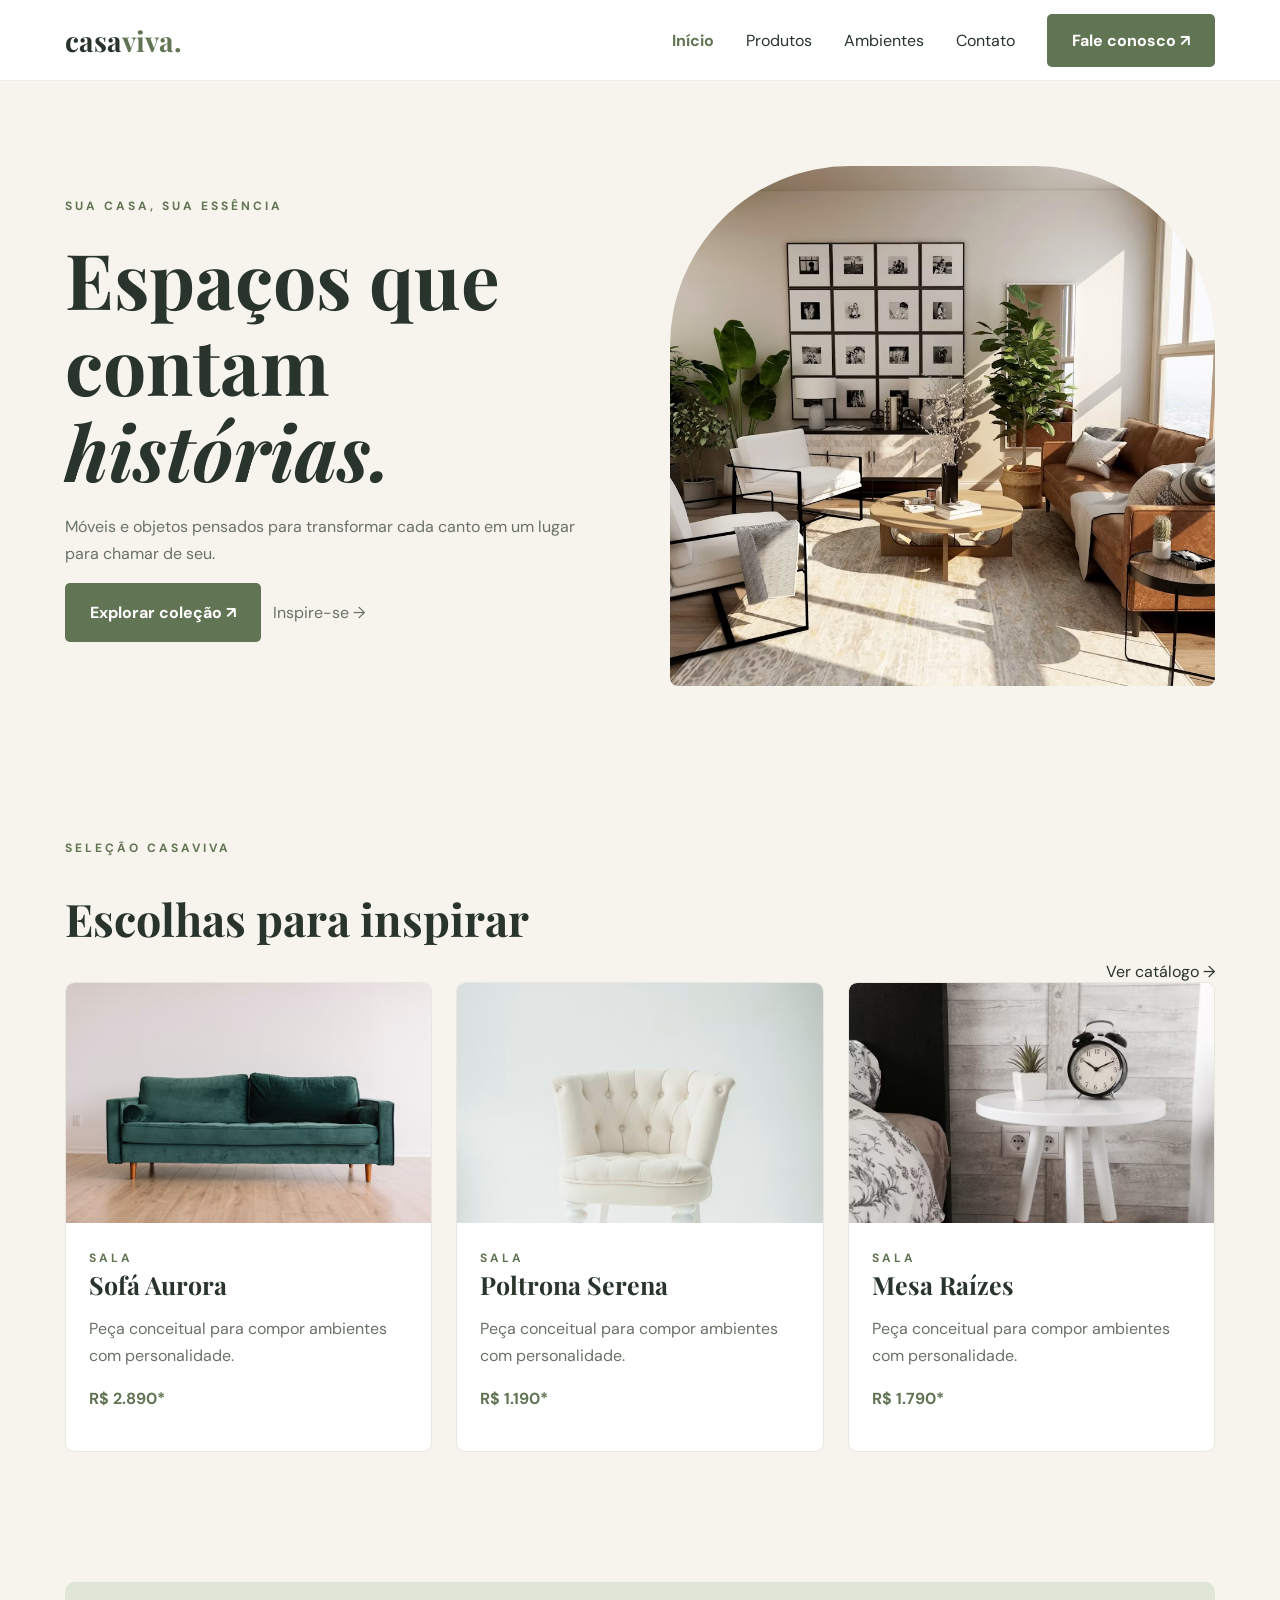
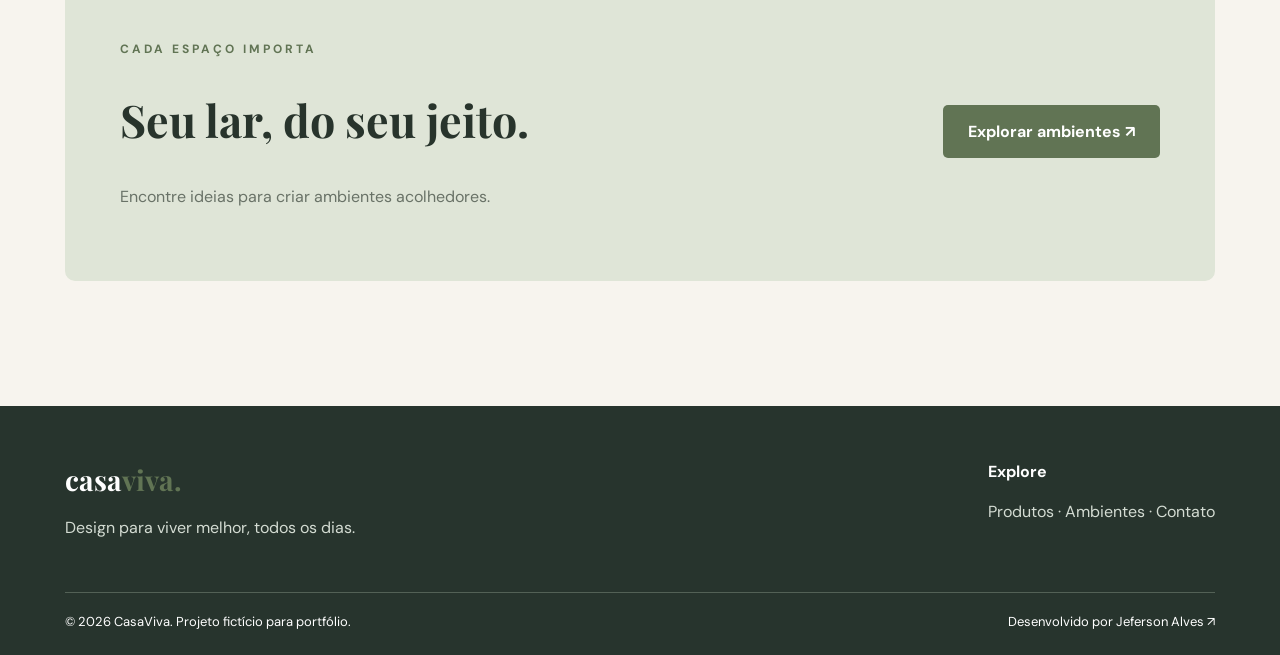
<file: index.html>
<!doctype html>
<html lang="pt-BR">
  <head>
    <meta charset="utf-8" />
    <meta content="width=device-width,initial-scale=1" name="viewport" />
    <meta
      content="CasaViva, projeto demonstrativo de móveis e decoração"
      name="description"
    />
    <title>Início | CasaViva</title>
    <link href="styles.css" rel="stylesheet" />
  </head>
  <body>
    <header class="nav">
      <div class="wrap navin">
        <a class="logo" href="index.html">casa<span>viva.</span></a
        ><button aria-expanded="false" aria-label="Abrir menu" class="menu">
          ☰
        </button>
        <nav aria-label="Navegação principal" class="links">
          <a class="active" href="index.html">Início</a
          ><a class="" href="produtos.html">Produtos</a
          ><a class="" href="ambientes.html">Ambientes</a
          ><a class="" href="contato.html">Contato</a
          ><a class="btn" href="contato.html">Fale conosco ↗</a>
        </nav>
      </div>
    </header>
    <main>
      <div class="wrap">
        <section class="hero">
          <div>
            <span class="eyebrow">Sua casa, sua essência</span>
            <h1>Espaços que contam <em>histórias.</em></h1>
            <p>
              Móveis e objetos pensados para transformar cada canto em um lugar
              para chamar de seu.
            </p>
            <p>
              <a class="btn" href="produtos.html">Explorar coleção ↗</a>  
              <a href="ambientes.html">Inspire-se →</a>
            </p>
          </div>
          <div
            aria-label="Fotografia de sala de estar contemporânea e acolhedora"
            class="heroimage"
            role="img"
          >
            <img
              alt="Sala de estar com móveis modernos e iluminação natural"
              decoding="async"
              fetchpriority="high"
              src="assets/images/photo-1600210492486-724fe5c67fb0.jpg"
            />
          </div>
        </section>
        <section class="section">
          <div class="sectionhead">
            <div>
              <span class="eyebrow">Seleção CasaViva</span>
              <h2>Escolhas para inspirar</h2>
            </div>
            <a href="produtos.html">Ver catálogo →</a>
          </div>
          <div class="grid">
            <article class="card" data-category="Sala">
              <div class="photo">
                <img
                  alt="Fotografia ilustrativa de sofá aurora"
                  decoding="async"
                  loading="lazy"
                  src="assets/images/photo-1555041469-a586c61ea9bc.jpg"
                />
              </div>
              <div class="cardbody">
                <small class="eyebrow">Sala</small>
                <h3>Sofá Aurora</h3>
                <p>Peça conceitual para compor ambientes com personalidade.</p>
                <p class="price">R$ 2.890*</p>
              </div>
            </article>
            <article class="card" data-category="Sala">
              <div class="photo">
                <img
                  alt="Fotografia ilustrativa de poltrona serena"
                  decoding="async"
                  loading="lazy"
                  src="assets/images/photo-1567538096630-e0c55bd6374c.jpg"
                />
              </div>
              <div class="cardbody">
                <small class="eyebrow">Sala</small>
                <h3>Poltrona Serena</h3>
                <p>Peça conceitual para compor ambientes com personalidade.</p>
                <p class="price">R$ 1.190*</p>
              </div>
            </article>
            <article class="card" data-category="Sala">
              <div class="photo">
                <img
                  alt="Fotografia ilustrativa de mesa raízes"
                  decoding="async"
                  loading="lazy"
                  src="assets/images/photo-1499933374294-4584851497cc.jpg"
                />
              </div>
              <div class="cardbody">
                <small class="eyebrow">Sala</small>
                <h3>Mesa Raízes</h3>
                <p>Peça conceitual para compor ambientes com personalidade.</p>
                <p class="price">R$ 1.790*</p>
              </div>
            </article>
          </div>
        </section>
        <section class="section">
          <div class="banner">
            <div>
              <span class="eyebrow">Cada espaço importa</span>
              <h2>Seu lar, do seu jeito.</h2>
              <p>Encontre ideias para criar ambientes acolhedores.</p>
            </div>
            <a class="btn" href="ambientes.html">Explorar ambientes ↗</a>
          </div>
        </section>
      </div>
    </main>
    <footer class="footer">
      <div class="wrap">
        <div class="footergrid">
          <div>
            <a class="logo" href="index.html">casa<span>viva.</span></a>
            <p>Design para viver melhor, todos os dias.</p>
          </div>
          <div>
            <strong>Explore</strong>
            <p>
              <a href="produtos.html">Produtos</a> ·
              <a href="ambientes.html">Ambientes</a> ·
              <a href="contato.html">Contato</a>
            </p>
          </div>
        </div>
        <div class="footline">
          <span>© 2026 CasaViva. Projeto fictício para portfólio.</span
          ><a
            href="https://github.com/JefersonAlvesrs"
            rel="noopener noreferrer"
            target="_blank"
            >Desenvolvido por Jeferson Alves ↗</a
          >
        </div>
      </div>
    </footer>
    <script src="script.js"></script>
  </body>
</html>
</file>
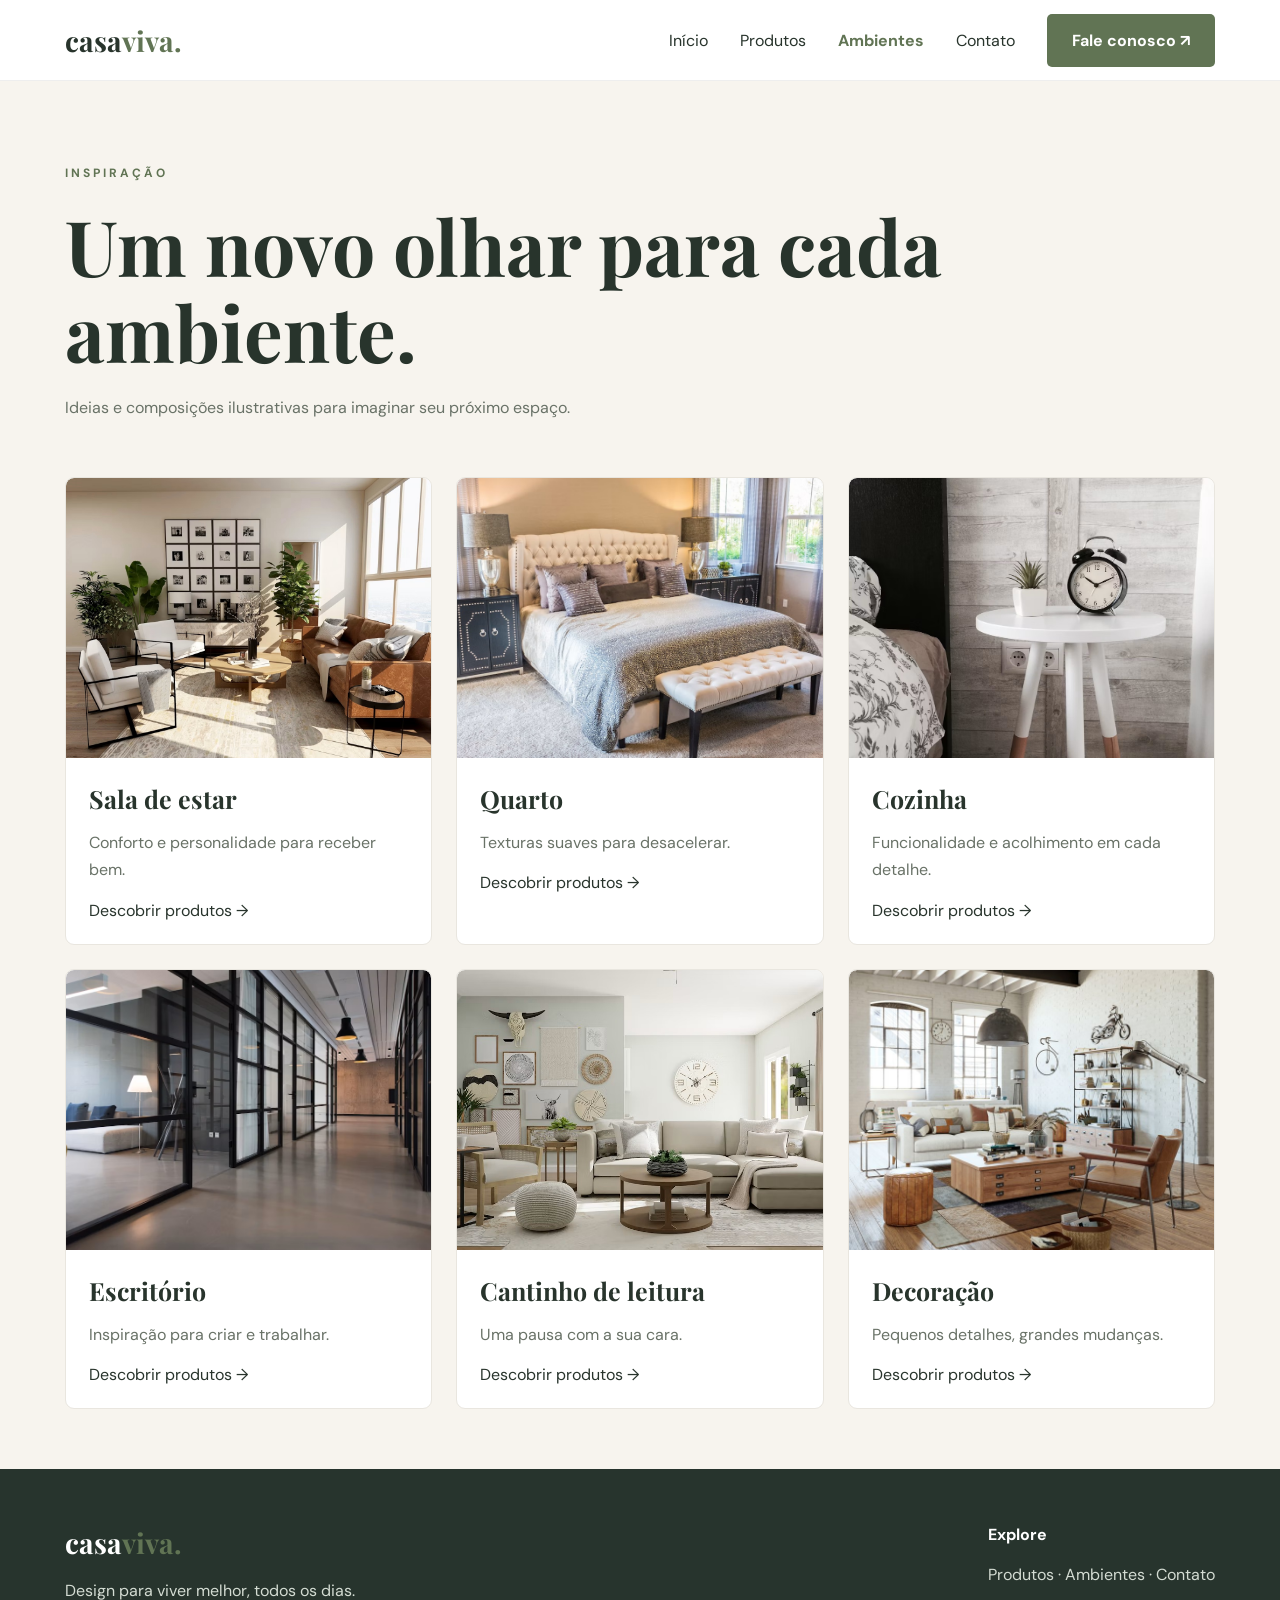
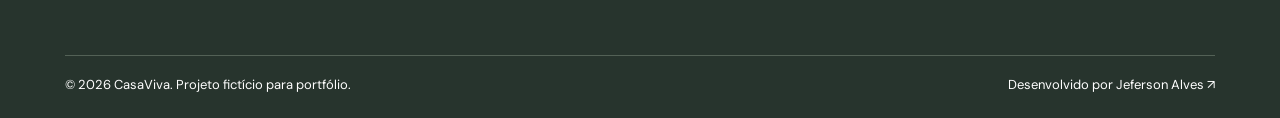
<file: ambientes.html>
<!doctype html>
<html lang="pt-BR">
  <head>
    <meta charset="utf-8" />
    <meta content="width=device-width,initial-scale=1" name="viewport" />
    <meta
      content="CasaViva, projeto demonstrativo de móveis e decoração"
      name="description"
    />
    <title>Ambientes | CasaViva</title>
    <link href="styles.css" rel="stylesheet" />
  </head>
  <body>
    <header class="nav">
      <div class="wrap navin">
        <a class="logo" href="index.html">casa<span>viva.</span></a
        ><button aria-expanded="false" aria-label="Abrir menu" class="menu">
          ☰
        </button>
        <nav aria-label="Navegação principal" class="links">
          <a class="" href="index.html">Início</a
          ><a class="" href="produtos.html">Produtos</a
          ><a class="active" href="ambientes.html">Ambientes</a
          ><a class="" href="contato.html">Contato</a
          ><a class="btn" href="contato.html">Fale conosco ↗</a>
        </nav>
      </div>
    </header>
    <main>
      <div class="wrap">
        <section class="pagehero">
          <span class="eyebrow">Inspiração</span>
          <h1>Um novo olhar para cada ambiente.</h1>
          <p>
            Ideias e composições ilustrativas para imaginar seu próximo espaço.
          </p>
        </section>
        <div class="grid">
          <article class="card">
            <div class="photo room">
              <img
                alt="Fotografia ilustrativa de sala de estar"
                decoding="async"
                loading="lazy"
                src="assets/images/photo-1600210492486-724fe5c67fb0.jpg"
              />
            </div>
            <div class="cardbody">
              <h3>Sala de estar</h3>
              <p>Conforto e personalidade para receber bem.</p>
              <a href="produtos.html">Descobrir produtos →</a>
            </div>
          </article>
          <article class="card">
            <div class="photo room">
              <img
                alt="Fotografia ilustrativa de quarto"
                decoding="async"
                loading="lazy"
                src="assets/images/photo-1505693416388-ac5ce068fe85.jpg"
              />
            </div>
            <div class="cardbody">
              <h3>Quarto</h3>
              <p>Texturas suaves para desacelerar.</p>
              <a href="produtos.html">Descobrir produtos →</a>
            </div>
          </article>
          <article class="card">
            <div class="photo room">
              <img
                alt="Fotografia ilustrativa de cozinha"
                decoding="async"
                loading="lazy"
                src="assets/images/photo-1499933374294-4584851497cc.jpg"
              />
            </div>
            <div class="cardbody">
              <h3>Cozinha</h3>
              <p>Funcionalidade e acolhimento em cada detalhe.</p>
              <a href="produtos.html">Descobrir produtos →</a>
            </div>
          </article>
          <article class="card">
            <div class="photo room">
              <img
                alt="Fotografia ilustrativa de escritório"
                decoding="async"
                loading="lazy"
                src="assets/images/photo-1497366754035-f200968a6e72.jpg"
              />
            </div>
            <div class="cardbody">
              <h3>Escritório</h3>
              <p>Inspiração para criar e trabalhar.</p>
              <a href="produtos.html">Descobrir produtos →</a>
            </div>
          </article>
          <article class="card">
            <div class="photo room">
              <img
                alt="Fotografia ilustrativa de cantinho de leitura"
                decoding="async"
                loading="lazy"
                src="assets/images/photo-1616486338812-3dadae4b4ace.jpg"
              />
            </div>
            <div class="cardbody">
              <h3>Cantinho de leitura</h3>
              <p>Uma pausa com a sua cara.</p>
              <a href="produtos.html">Descobrir produtos →</a>
            </div>
          </article>
          <article class="card">
            <div class="photo room">
              <img
                alt="Sala com decoração rústica, madeira e elementos naturais"
                decoding="async"
                loading="lazy"
                src="assets/images/decoracao-casa-de-campo.jpg"
              />
            </div>
            <div class="cardbody">
              <h3>Decoração</h3>
              <p>Pequenos detalhes, grandes mudanças.</p>
              <a href="produtos.html">Descobrir produtos →</a>
            </div>
          </article>
        </div>
      </div>
    </main>
    <footer class="footer">
      <div class="wrap">
        <div class="footergrid">
          <div>
            <a class="logo" href="index.html">casa<span>viva.</span></a>
            <p>Design para viver melhor, todos os dias.</p>
          </div>
          <div>
            <strong>Explore</strong>
            <p>
              <a href="produtos.html">Produtos</a> ·
              <a href="ambientes.html">Ambientes</a> ·
              <a href="contato.html">Contato</a>
            </p>
          </div>
        </div>
        <div class="footline">
          <span>© 2026 CasaViva. Projeto fictício para portfólio.</span
          ><a
            href="https://github.com/JefersonAlvesrs"
            rel="noopener noreferrer"
            target="_blank"
            >Desenvolvido por Jeferson Alves ↗</a
          >
        </div>
      </div>
    </footer>
    <script src="script.js"></script>
  </body>
</html>
</file>
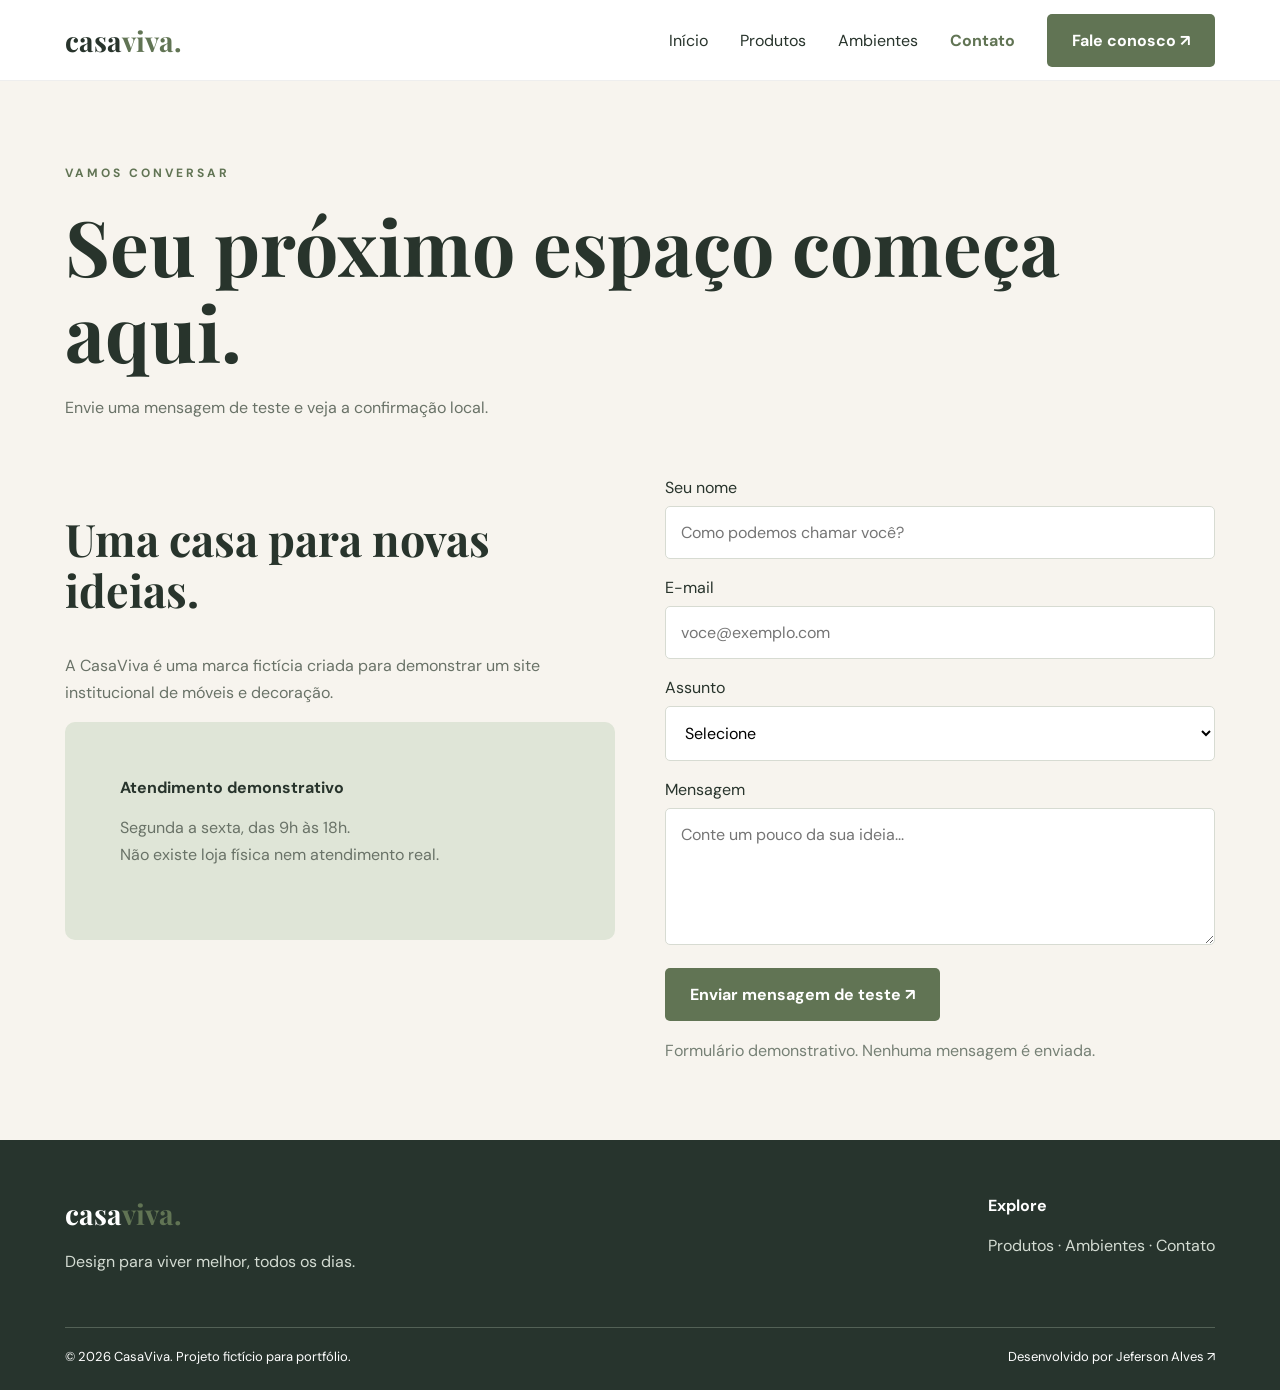
<file: contato.html>
<!doctype html>
<html lang="pt-BR">
  <head>
    <meta charset="utf-8" />
    <meta content="width=device-width,initial-scale=1" name="viewport" />
    <meta
      content="CasaViva, projeto demonstrativo de móveis e decoração"
      name="description"
    />
    <title>Contato | CasaViva</title>
    <link href="styles.css" rel="stylesheet" />
  </head>
  <body>
    <header class="nav">
      <div class="wrap navin">
        <a class="logo" href="index.html">casa<span>viva.</span></a
        ><button aria-expanded="false" aria-label="Abrir menu" class="menu">
          ☰
        </button>
        <nav aria-label="Navegação principal" class="links">
          <a class="" href="index.html">Início</a
          ><a class="" href="produtos.html">Produtos</a
          ><a class="" href="ambientes.html">Ambientes</a
          ><a class="active" href="contato.html">Contato</a
          ><a class="btn" href="contato.html">Fale conosco ↗</a>
        </nav>
      </div>
    </header>
    <main>
      <div class="wrap">
        <section class="pagehero">
          <span class="eyebrow">Vamos conversar</span>
          <h1>Seu próximo espaço começa aqui.</h1>
          <p>Envie uma mensagem de teste e veja a confirmação local.</p>
        </section>
        <section class="contact">
          <div>
            <h2>Uma casa para novas ideias.</h2>
            <p>
              A CasaViva é uma marca fictícia criada para demonstrar um site
              institucional de móveis e decoração.
            </p>
            <div class="banner">
              <div>
                <strong>Atendimento demonstrativo</strong>
                <p>
                  Segunda a sexta, das 9h às 18h.<br />Não existe loja física
                  nem atendimento real.
                </p>
              </div>
            </div>
          </div>
          <form id="contactForm">
            <label for="name">Seu nome</label
            ><input
              class="field"
              id="name"
              minlength="2"
              placeholder="Como podemos chamar você?"
              required=""
            /><label for="email">E-mail</label
            ><input
              class="field"
              id="email"
              placeholder="voce@exemplo.com"
              required=""
              type="email"
            /><label for="subject">Assunto</label
            ><select class="field" id="subject" required="">
              <option value="">Selecione</option>
              <option>Produtos</option>
              <option>Decoração</option>
              <option>Outros</option></select
            ><label for="message">Mensagem</label
            ><textarea
              class="field"
              id="message"
              minlength="10"
              placeholder="Conte um pouco da sua ideia..."
              required=""
              rows="5"
            ></textarea
            ><button class="btn" type="submit">
              Enviar mensagem de teste ↗
            </button>
            <p class="notice" id="feedback" role="status"></p>
            <p class="muted">
              Formulário demonstrativo. Nenhuma mensagem é enviada.
            </p>
          </form>
        </section>
      </div>
    </main>
    <footer class="footer">
      <div class="wrap">
        <div class="footergrid">
          <div>
            <a class="logo" href="index.html">casa<span>viva.</span></a>
            <p>Design para viver melhor, todos os dias.</p>
          </div>
          <div>
            <strong>Explore</strong>
            <p>
              <a href="produtos.html">Produtos</a> ·
              <a href="ambientes.html">Ambientes</a> ·
              <a href="contato.html">Contato</a>
            </p>
          </div>
        </div>
        <div class="footline">
          <span>© 2026 CasaViva. Projeto fictício para portfólio.</span
          ><a
            href="https://github.com/JefersonAlvesrs"
            rel="noopener noreferrer"
            target="_blank"
            >Desenvolvido por Jeferson Alves ↗</a
          >
        </div>
      </div>
    </footer>
    <script src="script.js"></script>
  </body>
</html>
</file>
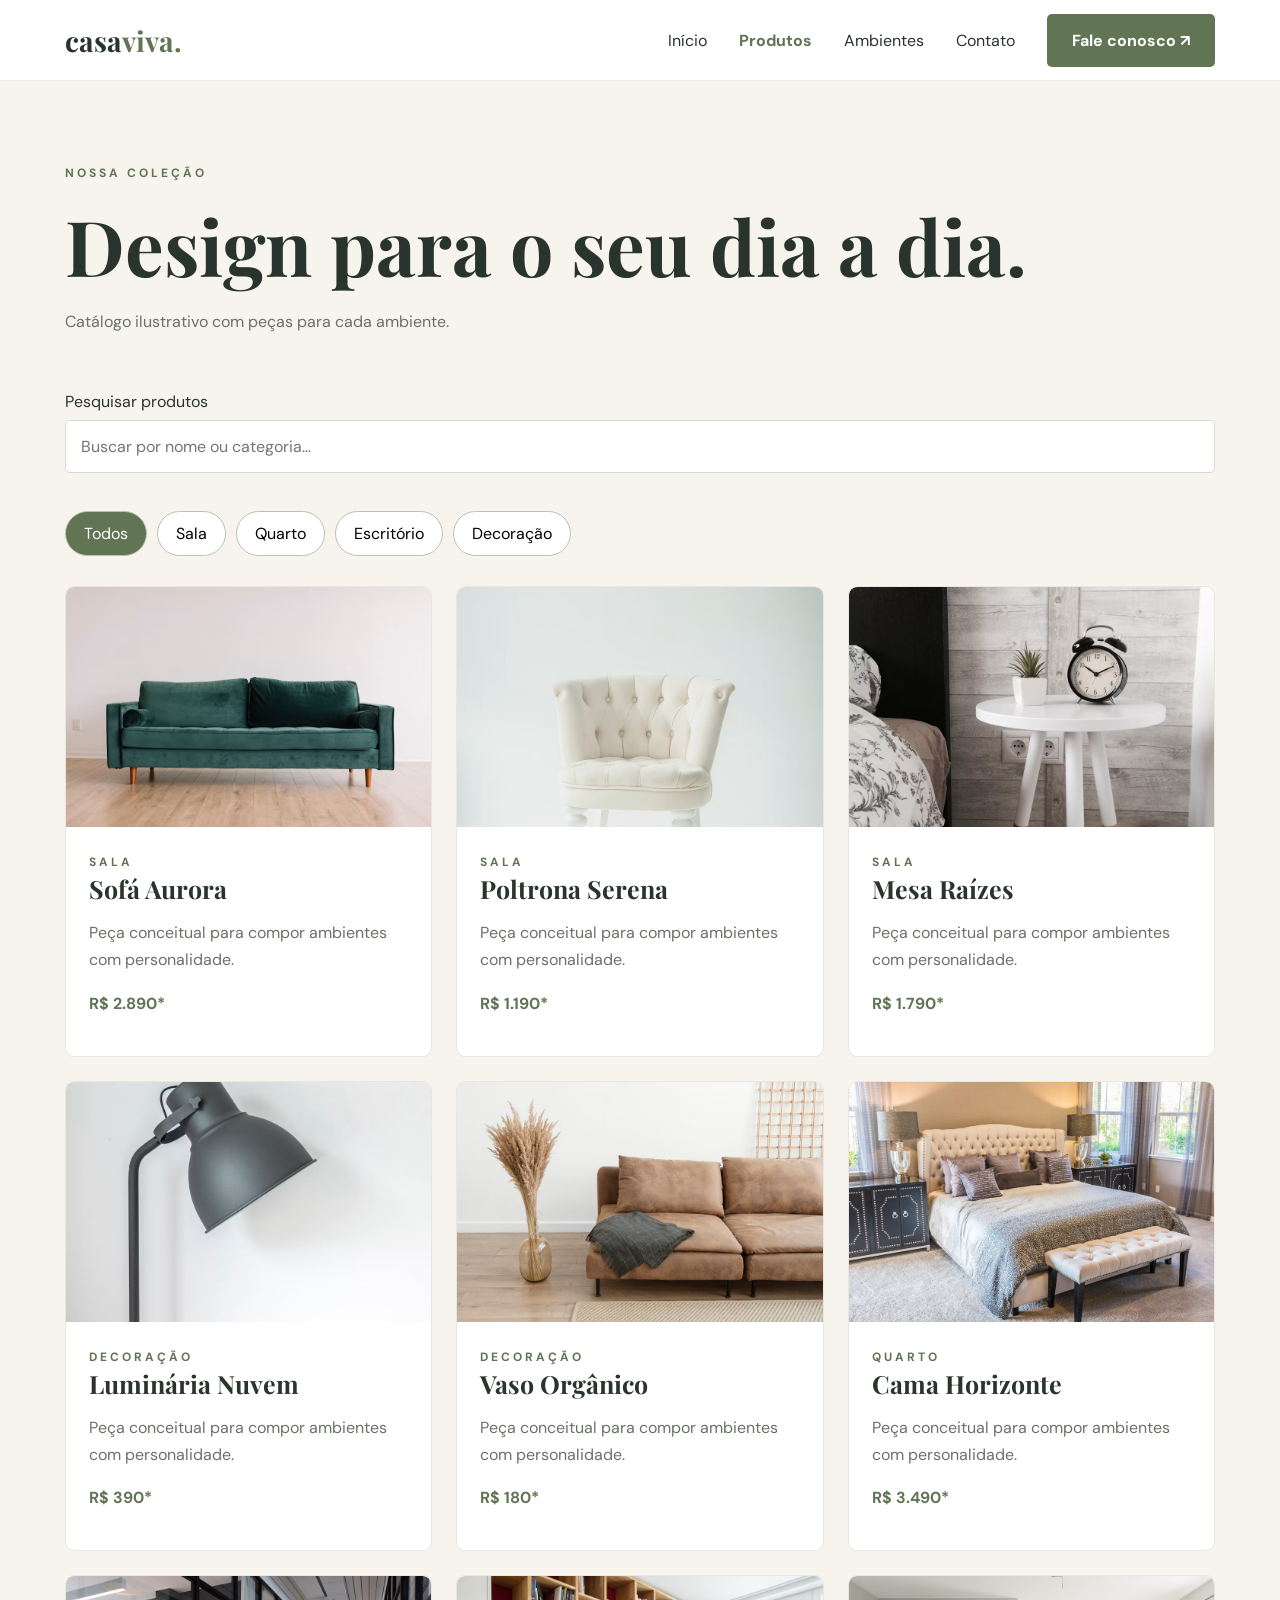
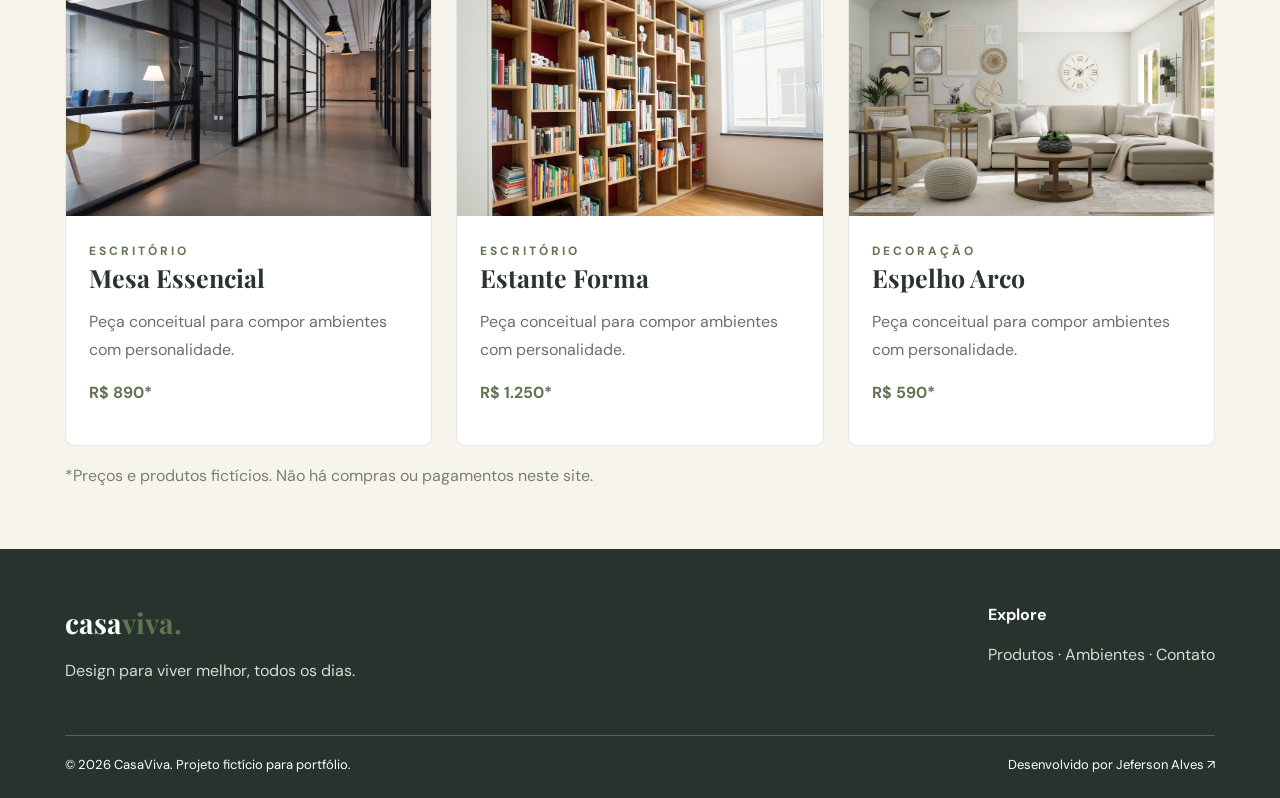
<file: produtos.html>
<!doctype html>
<html lang="pt-BR">
  <head>
    <meta charset="utf-8" />
    <meta content="width=device-width,initial-scale=1" name="viewport" />
    <meta
      content="CasaViva, projeto demonstrativo de móveis e decoração"
      name="description"
    />
    <title>Produtos | CasaViva</title>
    <link href="styles.css" rel="stylesheet" />
  </head>
  <body>
    <header class="nav">
      <div class="wrap navin">
        <a class="logo" href="index.html">casa<span>viva.</span></a
        ><button aria-expanded="false" aria-label="Abrir menu" class="menu">
          ☰
        </button>
        <nav aria-label="Navegação principal" class="links">
          <a class="" href="index.html">Início</a
          ><a class="active" href="produtos.html">Produtos</a
          ><a class="" href="ambientes.html">Ambientes</a
          ><a class="" href="contato.html">Contato</a
          ><a class="btn" href="contato.html">Fale conosco ↗</a>
        </nav>
      </div>
    </header>
    <main>
      <div class="wrap">
        <section class="pagehero">
          <span class="eyebrow">Nossa coleção</span>
          <h1>Design para o seu dia a dia.</h1>
          <p>Catálogo ilustrativo com peças para cada ambiente.</p>
        </section>
        <label for="search">Pesquisar produtos</label
        ><input
          class="field"
          id="search"
          placeholder="Buscar por nome ou categoria..."
        />
        <div aria-label="Filtros de produtos" class="filters">
          <button class="filter selected" data-filter="todos">Todos</button
          ><button class="filter" data-filter="Sala">Sala</button
          ><button class="filter" data-filter="Quarto">Quarto</button
          ><button class="filter" data-filter="Escritório">Escritório</button
          ><button class="filter" data-filter="Decoração">Decoração</button>
        </div>
        <div class="grid">
          <article class="card" data-category="Sala">
            <div class="photo">
              <img
                alt="Fotografia ilustrativa de sofá aurora"
                decoding="async"
                loading="lazy"
                src="assets/images/photo-1555041469-a586c61ea9bc.jpg"
              />
            </div>
            <div class="cardbody">
              <small class="eyebrow">Sala</small>
              <h3>Sofá Aurora</h3>
              <p>Peça conceitual para compor ambientes com personalidade.</p>
              <p class="price">R$ 2.890*</p>
            </div>
          </article>
          <article class="card" data-category="Sala">
            <div class="photo">
              <img
                alt="Fotografia ilustrativa de poltrona serena"
                decoding="async"
                loading="lazy"
                src="assets/images/photo-1567538096630-e0c55bd6374c.jpg"
              />
            </div>
            <div class="cardbody">
              <small class="eyebrow">Sala</small>
              <h3>Poltrona Serena</h3>
              <p>Peça conceitual para compor ambientes com personalidade.</p>
              <p class="price">R$ 1.190*</p>
            </div>
          </article>
          <article class="card" data-category="Sala">
            <div class="photo">
              <img
                alt="Fotografia ilustrativa de mesa raízes"
                decoding="async"
                loading="lazy"
                src="assets/images/photo-1499933374294-4584851497cc.jpg"
              />
            </div>
            <div class="cardbody">
              <small class="eyebrow">Sala</small>
              <h3>Mesa Raízes</h3>
              <p>Peça conceitual para compor ambientes com personalidade.</p>
              <p class="price">R$ 1.790*</p>
            </div>
          </article>
          <article class="card" data-category="Decoração">
            <div class="photo">
              <img
                alt="Fotografia ilustrativa de luminária nuvem"
                decoding="async"
                loading="lazy"
                src="assets/images/photo-1507473885765-e6ed057f782c.jpg"
              />
            </div>
            <div class="cardbody">
              <small class="eyebrow">Decoração</small>
              <h3>Luminária Nuvem</h3>
              <p>Peça conceitual para compor ambientes com personalidade.</p>
              <p class="price">R$ 390*</p>
            </div>
          </article>
          <article class="card" data-category="Decoração">
            <div class="photo">
              <img
                alt="Fotografia ilustrativa de vaso orgânico"
                decoding="async"
                loading="lazy"
                src="assets/images/photo-1578500494198-246f612d3b3d.jpg"
              />
            </div>
            <div class="cardbody">
              <small class="eyebrow">Decoração</small>
              <h3>Vaso Orgânico</h3>
              <p>Peça conceitual para compor ambientes com personalidade.</p>
              <p class="price">R$ 180*</p>
            </div>
          </article>
          <article class="card" data-category="Quarto">
            <div class="photo">
              <img
                alt="Fotografia ilustrativa de cama horizonte"
                decoding="async"
                loading="lazy"
                src="assets/images/photo-1505693416388-ac5ce068fe85.jpg"
              />
            </div>
            <div class="cardbody">
              <small class="eyebrow">Quarto</small>
              <h3>Cama Horizonte</h3>
              <p>Peça conceitual para compor ambientes com personalidade.</p>
              <p class="price">R$ 3.490*</p>
            </div>
          </article>
          <article class="card" data-category="Escritório">
            <div class="photo">
              <img
                alt="Fotografia ilustrativa de mesa essencial"
                decoding="async"
                loading="lazy"
                src="assets/images/photo-1497366754035-f200968a6e72.jpg"
              />
            </div>
            <div class="cardbody">
              <small class="eyebrow">Escritório</small>
              <h3>Mesa Essencial</h3>
              <p>Peça conceitual para compor ambientes com personalidade.</p>
              <p class="price">R$ 890*</p>
            </div>
          </article>
          <article class="card" data-category="Escritório">
            <div class="photo">
              <img
                alt="Fotografia ilustrativa de estante forma"
                decoding="async"
                loading="lazy"
                src="assets/images/photo-1594620302200-9a762244a156.jpg"
              />
            </div>
            <div class="cardbody">
              <small class="eyebrow">Escritório</small>
              <h3>Estante Forma</h3>
              <p>Peça conceitual para compor ambientes com personalidade.</p>
              <p class="price">R$ 1.250*</p>
            </div>
          </article>
          <article class="card" data-category="Decoração">
            <div class="photo">
              <img
                alt="Fotografia ilustrativa de espelho arco"
                decoding="async"
                loading="lazy"
                src="assets/images/photo-1616486338812-3dadae4b4ace.jpg"
              />
            </div>
            <div class="cardbody">
              <small class="eyebrow">Decoração</small>
              <h3>Espelho Arco</h3>
              <p>Peça conceitual para compor ambientes com personalidade.</p>
              <p class="price">R$ 590*</p>
            </div>
          </article>
        </div>
        <p class="muted">
          *Preços e produtos fictícios. Não há compras ou pagamentos neste site.
        </p>
      </div>
    </main>
    <footer class="footer">
      <div class="wrap">
        <div class="footergrid">
          <div>
            <a class="logo" href="index.html">casa<span>viva.</span></a>
            <p>Design para viver melhor, todos os dias.</p>
          </div>
          <div>
            <strong>Explore</strong>
            <p>
              <a href="produtos.html">Produtos</a> ·
              <a href="ambientes.html">Ambientes</a> ·
              <a href="contato.html">Contato</a>
            </p>
          </div>
        </div>
        <div class="footline">
          <span>© 2026 CasaViva. Projeto fictício para portfólio.</span
          ><a
            href="https://github.com/JefersonAlvesrs"
            rel="noopener noreferrer"
            target="_blank"
            >Desenvolvido por Jeferson Alves ↗</a
          >
        </div>
      </div>
    </footer>
    <script src="script.js"></script>
  </body>
</html>
</file>
<file: styles.css>
@import url("https://fonts.googleapis.com/css2?family=DM+Sans:wght@400;500;600;700&family=Playfair+Display:wght@500;600;700&display=swap");
:root {
  --ink: #28342c;
  --olive: #617454;
  --cream: #f7f4ee;
  --sand: #e9e3d7;
}
* {
  box-sizing: border-box;
}
html {
  scroll-behavior: smooth;
}
body {
  margin: 0;
  background: var(--cream);
  color: var(--ink);
  font-family: "DM Sans", sans-serif;
}
h1,
h2,
h3 {
  font-family: "Playfair Display", serif;
  line-height: 1.12;
}
h1 {
  font-size: clamp(3rem, 6vw, 5.7rem);
  margin: 20px 0;
}
h2 {
  font-size: clamp(2rem, 3.5vw, 3.4rem);
}
p {
  line-height: 1.7;
  color: #697267;
}
a {
  color: inherit;
  text-decoration: none;
}
button,
input,
textarea,
select {
  font: inherit;
}
button {
  cursor: pointer;
}
.wrap {
  max-width: 1200px;
  margin: auto;
  padding: 0 25px;
}
.nav {
  background: #fff;
  position: sticky;
  top: 0;
  z-index: 10;
  border-bottom: 1px solid #eee;
}
.navin {
  min-height: 80px;
  display: flex;
  align-items: center;
  justify-content: space-between;
  gap: 25px;
}
.logo {
  font-family: "Playfair Display", serif;
  font-size: 28px;
  font-weight: 700;
}
.logo span {
  color: var(--olive);
}
.links {
  display: flex;
  gap: 32px;
  align-items: center;
}
.links a:hover,
.active {
  color: var(--olive);
  font-weight: 700;
}
.btn {
  display: inline-block;
  border: 0;
  border-radius: 5px;
  background: var(--olive);
  color: #fff;
  padding: 16px 25px;
  font-weight: 700;
}
.btn:hover {
  background: #43563a;
}
.outline {
  background: transparent;
  border: 1px solid var(--olive);
  color: var(--olive);
}
.hero {
  padding: 85px 0;
  display: grid;
  grid-template-columns: 1fr 1fr;
  gap: 60px;
  align-items: center;
}
.eyebrow {
  text-transform: uppercase;
  letter-spacing: 3px;
  font-size: 12px;
  color: var(--olive);
  font-weight: 700;
}
.heroimage,
.photo {
  background: linear-gradient(130deg, #b9ad91, #ebe5d8 45%, #7e8e77);
  position: relative;
  overflow: hidden;
}
.heroimage {
  height: 520px;
  border-radius: 180px 180px 8px 8px;
  display: flex;
  align-items: center;
  justify-content: center;
}
.heroimage:before {
  content: "⌂";
  font-size: 240px;
  color: #ffffff88;
}
.photo {
  height: 240px;
  border-radius: 8px 8px 0 0;
  display: flex;
  align-items: center;
  justify-content: center;
}
.photo span {
  font-size: 76px;
}
.section {
  padding: 65px 0;
}
.sectionhead {
  display: flex;
  justify-content: space-between;
  align-items: end;
  gap: 20px;
}
.grid {
  display: grid;
  grid-template-columns: repeat(3, 1fr);
  gap: 24px;
}
.card {
  background: white;
  border: 1px solid #e9e6df;
  border-radius: 9px;
  overflow: hidden;
}
.cardbody {
  padding: 23px;
}
.card h3 {
  font-size: 25px;
  margin: 4px 0;
}
.price {
  font-weight: 700;
  color: var(--olive);
}
.muted {
  color: #768075;
}
.banner {
  background: #dfe5d7;
  padding: 55px;
  border-radius: 10px;
  display: flex;
  justify-content: space-between;
  align-items: center;
  gap: 30px;
}
.pagehero {
  padding: 80px 0 40px;
}
.filters {
  display: flex;
  flex-wrap: wrap;
  gap: 10px;
  margin: 20px 0 30px;
}
.filter {
  border: 1px solid #b9c3b4;
  background: white;
  border-radius: 40px;
  padding: 11px 18px;
}
.filter.selected {
  background: var(--olive);
  color: white;
}
.field {
  width: 100%;
  border: 1px solid #d7dbd2;
  background: #fff;
  padding: 15px;
  border-radius: 5px;
  margin: 8px 0 18px;
}
.contact {
  display: grid;
  grid-template-columns: 1fr 1fr;
  gap: 50px;
}
.footer {
  background: #27342d;
  color: #fff;
  padding: 55px 0 25px;
  margin-top: 60px;
}
.footer p {
  color: #d4dcd3;
}
.footergrid {
  display: flex;
  justify-content: space-between;
  gap: 20px;
}
.footline {
  border-top: 1px solid #536156;
  padding-top: 20px;
  margin-top: 35px;
  display: flex;
  justify-content: space-between;
  gap: 20px;
  font-size: 13px;
}
.menu {
  display: none;
}
.notice {
  color: var(--olive);
  font-weight: 700;
}
.room {
  height: 280px;
}
.room:nth-child(2) .photo {
  background: linear-gradient(130deg, #d2b6a0, #f3e6d8, #798575);
}
@media (max-width: 750px) {
  .menu {
    display: block;
    border: 1px solid #ddd;
    background: white;
    padding: 10px 14px;
  }
  .links {
    display: none;
    position: absolute;
    top: 79px;
    left: 0;
    right: 0;
    background: white;
    padding: 25px;
    flex-direction: column;
    align-items: start;
    box-shadow: 0 15px 20px #0001;
  }
  .links.open {
    display: flex;
  }
  .hero,
  .contact {
    grid-template-columns: 1fr;
  }
  .hero {
    padding: 45px 0;
    gap: 30px;
  }
  .heroimage {
    height: 310px;
  }
  .grid {
    grid-template-columns: 1fr;
  }
  .banner,
  .footergrid,
  .footline {
    flex-direction: column;
    align-items: start;
  }
  .section {
    padding: 40px 0;
  }
  .pagehero {
    padding: 45px 0 15px;
  }
  .sectionhead {
    display: block;
  }
}
/* Fotografias dos ambientes e produtos */
.heroimage::before {
  content: none;
}
.heroimage img,
.photo img {
  width: 100%;
  height: 100%;
  object-fit: cover;
  display: block;
}
.photo img {
  transition: transform 0.3s ease;
}
.card:hover .photo img {
  transform: scale(1.035);
}
</file>
